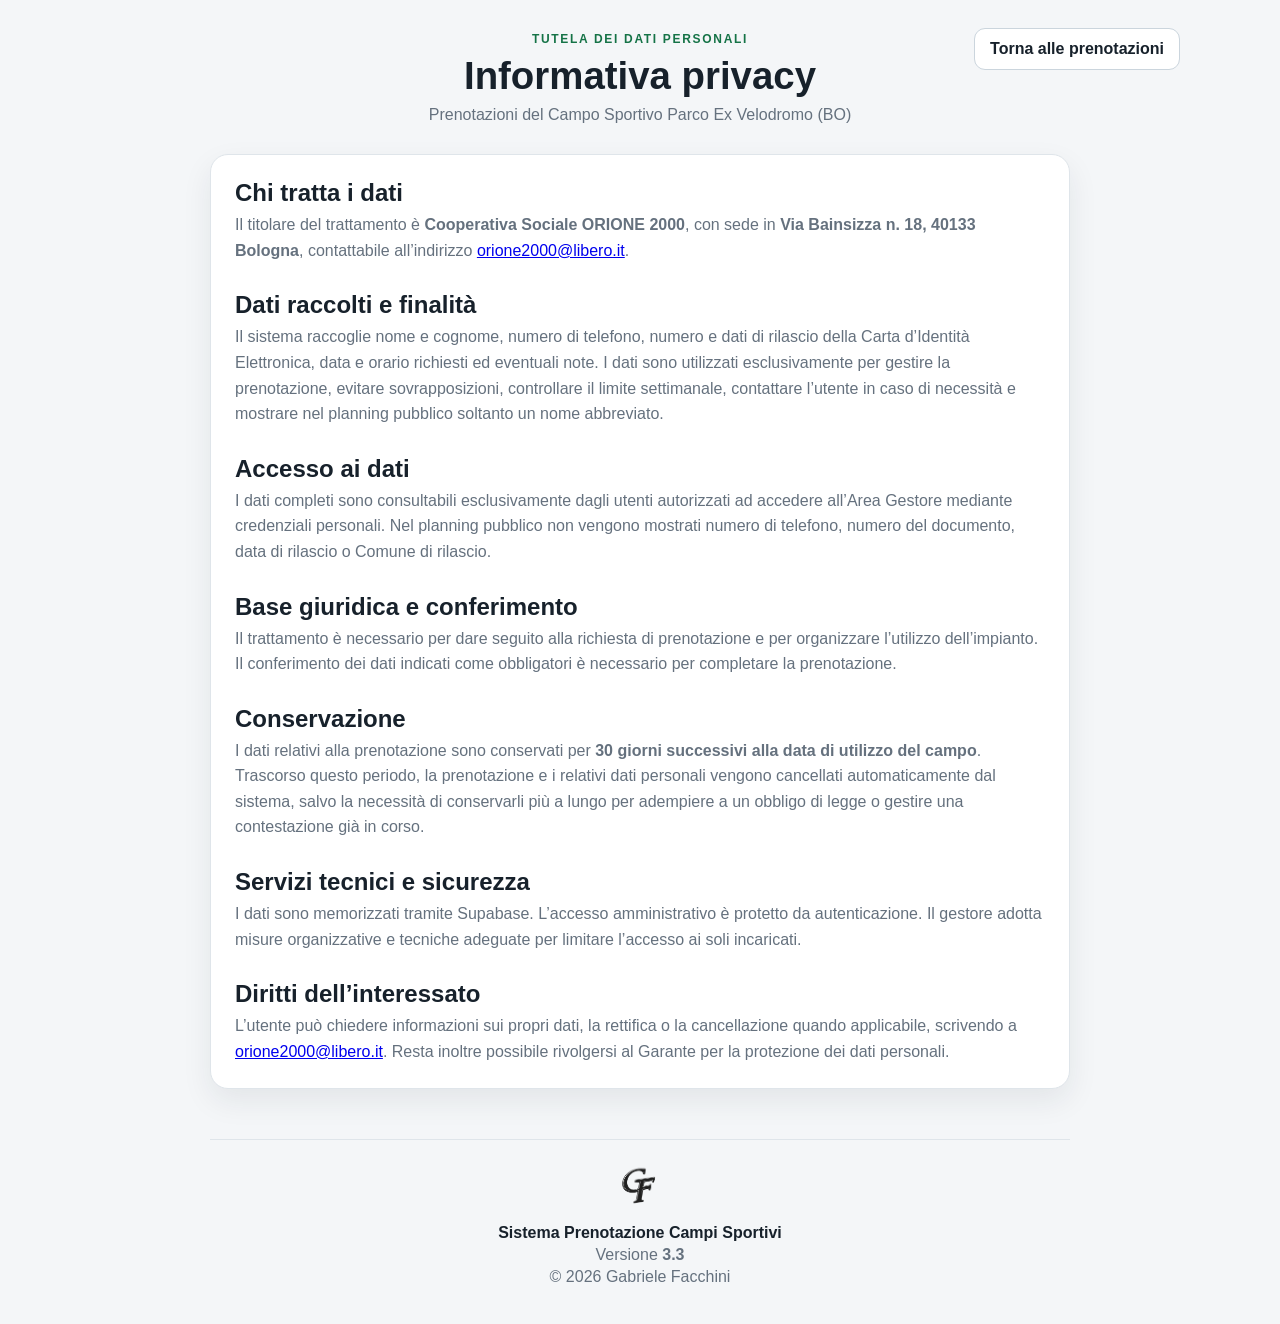
<file: privacy.html>
<!doctype html>
<html lang="it">
<head>
  <meta charset="utf-8">
  <meta name="viewport" content="width=device-width,initial-scale=1">
  <title>Informativa privacy - Parco Ex Velodromo</title>
  <link rel="stylesheet" href="./css/style.css?v=9">
</head>
<body>
  <header class="site-header public-header privacy-header">
    <div>
      <span class="eyebrow">Tutela dei dati personali</span>
      <h1>Informativa privacy</h1>
      <p>Prenotazioni del Campo Sportivo Parco Ex Velodromo (BO)</p>
    </div>
    <a class="link-button" href="./index.html">Torna alle prenotazioni</a>
  </header>
  <main class="page privacy-page">
    <section class="panel privacy-content">
      <h2>Chi tratta i dati</h2>
      <p>Il titolare del trattamento è <strong>Cooperativa Sociale ORIONE 2000</strong>, con sede in <strong>Via Bainsizza n. 18, 40133 Bologna</strong>, contattabile all’indirizzo <a href="mailto:orione2000@libero.it">orione2000@libero.it</a>.</p>

      <h2>Dati raccolti e finalità</h2>
      <p>Il sistema raccoglie nome e cognome, numero di telefono, numero e dati di rilascio della Carta d’Identità Elettronica, data e orario richiesti ed eventuali note. I dati sono utilizzati esclusivamente per gestire la prenotazione, evitare sovrapposizioni, controllare il limite settimanale, contattare l’utente in caso di necessità e mostrare nel planning pubblico soltanto un nome abbreviato.</p>

      <h2>Accesso ai dati</h2>
      <p>I dati completi sono consultabili esclusivamente dagli utenti autorizzati ad accedere all’Area Gestore mediante credenziali personali. Nel planning pubblico non vengono mostrati numero di telefono, numero del documento, data di rilascio o Comune di rilascio.</p>

      <h2>Base giuridica e conferimento</h2>
      <p>Il trattamento è necessario per dare seguito alla richiesta di prenotazione e per organizzare l’utilizzo dell’impianto. Il conferimento dei dati indicati come obbligatori è necessario per completare la prenotazione.</p>

      <h2>Conservazione</h2>
      <p>I dati relativi alla prenotazione sono conservati per <strong>30 giorni successivi alla data di utilizzo del campo</strong>. Trascorso questo periodo, la prenotazione e i relativi dati personali vengono cancellati automaticamente dal sistema, salvo la necessità di conservarli più a lungo per adempiere a un obbligo di legge o gestire una contestazione già in corso.</p>

      <h2>Servizi tecnici e sicurezza</h2>
      <p>I dati sono memorizzati tramite Supabase. L’accesso amministrativo è protetto da autenticazione. Il gestore adotta misure organizzative e tecniche adeguate per limitare l’accesso ai soli incaricati.</p>

      <h2>Diritti dell’interessato</h2>
      <p>L’utente può chiedere informazioni sui propri dati, la rettifica o la cancellazione quando applicabile, scrivendo a <a href="mailto:orione2000@libero.it">orione2000@libero.it</a>. Resta inoltre possibile rivolgersi al Garante per la protezione dei dati personali.</p>

    </section>
  </main>
  <footer class="site-footer">
    <div class="footer-signature" aria-label="Firma del progetto">
      <img src="./assets/gf-logo.png" alt="Logo GF" class="gf-logo">
      <p class="footer-product">Sistema Prenotazione Campi Sportivi</p>
      <p>Versione <strong data-app-version>3.3</strong></p>
      <p>© 2026 Gabriele Facchini</p>
    </div>
  </footer>
  <script src="./js/config.js"></script>
  <script src="./js/footer.js?v=1"></script>
</body>
</html>
</file>
<file: css/style.css>
:root {
  --bg: #f4f6f8;
  --panel: #ffffff;
  --text: #17212b;
  --muted: #65717e;
  --line: #dfe5ea;
  --accent: #157347;
  --accent-dark: #0f5a37;
  --danger: #b42318;
  --warning-bg: #fff7e6;
  --success-bg: #eaf8f0;
  --error-bg: #fff0ef;
  --shadow: 0 12px 30px rgba(25, 40, 55, .08);
}

* { box-sizing: border-box; }

body {
  margin: 0;
  font-family: Arial, Helvetica, sans-serif;
  color: var(--text);
  background: var(--bg);
}

.site-header {
  max-width: 1120px;
  margin: 0 auto;
  padding: 32px 20px 18px;
  display: flex;
  gap: 24px;
  justify-content: space-between;
  align-items: flex-start;
}

.site-header h1 { margin: 6px 0 8px; }
.site-header p { margin: 0; color: var(--muted); }

.eyebrow {
  text-transform: uppercase;
  letter-spacing: .12em;
  font-size: 12px;
  font-weight: 700;
  color: var(--accent);
}

.page {
  max-width: 900px;
  margin: 0 auto;
  padding: 12px 20px 40px;
  display: grid;
  gap: 20px;
}

.admin-page { max-width: 1180px; }

.panel {
  background: var(--panel);
  border: 1px solid var(--line);
  border-radius: 18px;
  padding: 24px;
  box-shadow: var(--shadow);
}

.narrow { max-width: 480px; margin: 0 auto; width: 100%; }

.step-title {
  display: flex;
  align-items: flex-start;
  gap: 14px;
  margin-bottom: 22px;
}

.step-title h2, .panel h2 { margin: 0 0 5px; }
.step-title p, .panel p { margin: 0; color: var(--muted); }

.step-number {
  width: 34px;
  height: 34px;
  border-radius: 50%;
  display: grid;
  place-items: center;
  background: var(--accent);
  color: white;
  font-weight: 700;
  flex: 0 0 auto;
}

.grid {
  display: grid;
  gap: 16px;
  margin-bottom: 16px;
}

.grid.two { grid-template-columns: repeat(2, minmax(0, 1fr)); }
.grid.three { grid-template-columns: repeat(3, minmax(0, 1fr)); }

label {
  display: grid;
  gap: 7px;
  font-weight: 700;
  font-size: 14px;
  margin-bottom: 16px;
}

input, select, textarea {
  width: 100%;
  border: 1px solid #cfd7df;
  border-radius: 11px;
  padding: 12px 13px;
  font: inherit;
  color: var(--text);
  background: white;
}

input:focus, select:focus, textarea:focus {
  outline: 3px solid rgba(21, 115, 71, .15);
  border-color: var(--accent);
}

button, .link-button {
  border-radius: 11px;
  padding: 11px 15px;
  font: inherit;
  font-weight: 700;
  cursor: pointer;
  text-decoration: none;
  display: inline-flex;
  justify-content: center;
  align-items: center;
}

button:disabled { opacity: .55; cursor: not-allowed; }

.primary {
  border: 1px solid var(--accent);
  background: var(--accent);
  color: white;
}

.primary:hover { background: var(--accent-dark); }
.secondary, .link-button {
  border: 1px solid #cbd5dd;
  background: white;
  color: var(--text);
}
.danger-outline {
  border: 1px solid var(--danger);
  color: var(--danger);
  background: white;
}
.full { width: 100%; }

.slots-header, .table-header, .actions {
  display: flex;
  justify-content: space-between;
  gap: 12px;
  align-items: center;
}

.slots {
  display: grid;
  grid-template-columns: repeat(4, minmax(0, 1fr));
  gap: 10px;
  margin-top: 14px;
}

.slot {
  border: 1px solid #cad4dc;
  background: white;
  color: var(--text);
}

.slot.selected {
  border-color: var(--accent);
  background: var(--accent);
  color: white;
}

.slot.occupied {
  background: #edf0f2;
  color: #8b949d;
  text-decoration: line-through;
}

.selected-slot {
  margin-top: 14px !important;
  font-weight: 700;
}

.check-row {
  grid-template-columns: auto 1fr;
  align-items: start;
  font-weight: 400;
}
.check-row input { width: auto; margin-top: 3px; }

.message {
  display: none;
  margin-top: 14px;
  border-radius: 11px;
  padding: 12px 14px;
}

.message.show { display: block; }
.message.success { background: var(--success-bg); color: #0b5b32; }
.message.error { background: var(--error-bg); color: #8d1d16; }
.message.warning { background: var(--warning-bg); color: #7a4a00; }

.hidden { display: none !important; }

.metrics {
  display: grid;
  grid-template-columns: repeat(3, minmax(0,1fr));
  gap: 14px;
}

.metric {
  background: white;
  border: 1px solid var(--line);
  border-radius: 16px;
  padding: 18px;
}
.metric span { display: block; color: var(--muted); margin-bottom: 7px; }
.metric strong { font-size: 28px; }

.toolbar .actions { justify-content: flex-end; }

.table-wrap { overflow-x: auto; margin-top: 18px; }
table { width: 100%; border-collapse: collapse; min-width: 900px; }
th, td {
  text-align: left;
  padding: 12px 10px;
  border-bottom: 1px solid var(--line);
  vertical-align: top;
}
th { font-size: 13px; color: var(--muted); }
.status {
  display: inline-block;
  border-radius: 999px;
  padding: 5px 9px;
  font-size: 12px;
  font-weight: 700;
}
.status.confermata { background: var(--success-bg); color: #0b5b32; }
.status.annullata { background: var(--error-bg); color: #8d1d16; }

.mini-button {
  padding: 7px 9px;
  border: 1px solid #cbd5dd;
  background: white;
  font-size: 13px;
}


@media (max-width: 720px) {
  .site-header { flex-direction: column; }
  .grid.two, .grid.three, .metrics { grid-template-columns: 1fr; }
  .slots { grid-template-columns: repeat(3, minmax(0, 1fr)); }
  .panel { padding: 18px; }
}

@media (max-width: 430px) {
  .slots { grid-template-columns: repeat(2, minmax(0, 1fr)); }
}

/* Planning giornaliero */
.slot {
  min-height: 92px;
  padding: 12px 10px;
  display: flex;
  flex-direction: column;
  gap: 5px;
  text-align: center;
  line-height: 1.2;
}

.slot-time {
  font-size: 16px;
  font-weight: 800;
}

.slot-status {
  font-size: 12px;
  font-weight: 700;
  text-transform: uppercase;
  letter-spacing: .04em;
}

.slot-customer {
  font-size: 14px;
  font-weight: 800;
  overflow-wrap: anywhere;
}

.slot .available-label {
  color: var(--accent);
}

.slot.occupied {
  background: #fff0ef;
  border-color: #e8b5b0;
  color: var(--danger);
  text-decoration: none;
}

.slot.occupied .slot-time {
  text-decoration: line-through;
}

.slot.past {
  background: #edf0f2;
  border-color: #d7dde2;
  color: #8b949d;
}

.slot.past .slot-time {
  text-decoration: line-through;
}

.slot.selected .available-label {
  color: white;
}

/* Versione 3 */
.hidden { display: none !important; }
.info-panel p { margin: 7px 0; }
.closure-panel { border: 2px solid #c0392b; background: #fff2f0; }
.disabled-area { opacity: .58; pointer-events: none; }
.slot-price { font-size: 11px; font-weight: 700; }
.free-slot .slot-price { color: #217a43; }
.paid-slot .slot-price { color: #8a5a00; }
.paid-slot:not(.occupied):not(.past) { background: #fff9e8; }
.has-request { background: #fff8cf; }
.request-badge { display: inline-block; padding: 4px 8px; border-radius: 999px; background: #ffd95a; font-size: 12px; font-weight: 800; }
.request-text { margin: 7px 0 0; max-width: 260px; white-space: pre-wrap; }
.closure-admin { border-left: 5px solid var(--accent); }
.narrow { max-width: 720px; margin-inline: auto; }
.message a { color: inherit; }
table { min-width: 1250px; }
@media (max-width: 720px) { .grid.three { grid-template-columns: 1fr; } }


/* V3 - intestazione pubblica centrata */
.public-header {
  position: relative;
  display: block;
  max-width: 1120px;
  margin: 0 auto;
  padding: 32px 140px 18px;
  text-align: center;
}

.public-header > div {
  width: 100%;
}

.public-header .eyebrow {
  display: block;
  text-align: center;
  letter-spacing: .14em;
}

.public-header h1 {
  margin: 8px 0;
  font-size: clamp(1.8rem, 3vw, 2.45rem);
  line-height: 1.15;
}

.public-header p {
  margin: 0;
  text-align: center;
}

.public-header .link-button {
  position: absolute;
  top: 28px;
  right: 20px;
}

@media (max-width: 720px) {
  .public-header {
    padding: 24px 20px 14px;
  }

  .public-header .link-button {
    position: static;
    margin-top: 16px;
  }
}

/* V3.1 - intestazione Area Gestore centrata anche su desktop */
.centered-header {
  position: relative;
  display: block;
  max-width: 1120px;
  margin: 0 auto 24px;
  padding: 32px 140px 18px;
  text-align: center;
}

.centered-header .eyebrow {
  display: block;
  text-align: center;
}

.centered-header h1 {
  margin: 8px 0;
  font-size: clamp(1.8rem, 3vw, 2.45rem);
  line-height: 1.15;
}

.centered-header p {
  margin: 0;
  text-align: center;
}

.header-action {
  position: absolute;
  top: 28px;
  right: 20px;
}

@media (max-width: 768px) {
  .centered-header {
    padding: 24px 20px 14px;
  }

  .header-action {
    position: static;
    display: inline-flex;
    margin-bottom: 16px;
  }
}


/* V3.2 - verifica dati documento */
.field-help {
  display: block;
  margin-top: 1px;
  color: var(--muted);
  font-size: 12px;
  font-weight: 400;
  line-height: 1.35;
}
.field-help.field-error { color: var(--danger); font-weight: 700; }
input:invalid:not(:placeholder-shown) { border-color: #d98b84; }

/* V3.2.2 - Area Gestore, CIE e privacy */
.admin-page { max-width: 1180px; }
.admin-filters {
  display: grid;
  grid-template-columns: minmax(220px, 2fr) repeat(5, minmax(130px, 1fr));
  gap: 12px;
  margin-top: 20px;
}
.admin-filters label { margin-bottom: 0; }
.admin-filter-actions { display: flex; gap: 10px; flex-wrap: wrap; margin-top: 14px; }
.centered-header { min-height: 142px; }
.centered-header .header-action { z-index: 2; }
.privacy-content h2 { margin-top: 28px; }
.privacy-content h2:first-child { margin-top: 0; }
.privacy-content p { line-height: 1.6; }
.privacy-note { margin-top: 28px !important; padding: 14px; border-radius: 11px; background: var(--warning-bg); }
.check-row a { color: var(--accent-dark); }
@media (max-width: 1050px) {
  .admin-filters { grid-template-columns: repeat(3, minmax(0, 1fr)); }
}
@media (max-width: 720px) {
  .admin-filters { grid-template-columns: 1fr; }
  .centered-header { min-height: auto; }
}


/* V3.2.3 - correzione intestazione gestore e consenso privacy */
.centered-header {
  min-height: 0;
  padding: 32px 20px 18px;
}
.centered-header .header-action {
  position: static;
}
.header-actions-row {
  display: flex;
  justify-content: center;
  margin-top: 16px;
}
.privacy-consent-box {
  margin: 18px 0;
  padding: 16px;
  border: 2px solid var(--accent);
  border-radius: 12px;
  background: #f1faf5;
}
.privacy-consent-title {
  margin-bottom: 10px;
  font-size: 15px;
  font-weight: 800;
  color: var(--accent-dark);
}
.privacy-check {
  margin-bottom: 8px;
}
.privacy-check span {
  line-height: 1.45;
}
.privacy-check a {
  color: var(--accent-dark);
  font-weight: 800;
}
.privacy-access-note {
  margin: 8px 0 0 !important;
  padding-left: 25px;
  color: var(--muted);
  font-size: 12px;
  line-height: 1.4;
}
@media (max-width: 720px) {
  .centered-header { padding: 24px 20px 14px; }
  .header-actions-row { margin-top: 14px; }
  .privacy-consent-box { padding: 14px; }
  .privacy-access-note { padding-left: 0; }
}


/* V3.2.4 - filtri Area Gestore */
.admin-filters {
  display: grid;
  grid-template-columns: minmax(220px, 1.6fr) repeat(5, minmax(130px, 1fr));
  gap: 12px;
  margin-top: 16px;
  align-items: end;
}
.admin-filters label { margin-bottom: 0; }
.admin-filter-actions {
  display: flex;
  gap: 10px;
  flex-wrap: wrap;
  margin-top: 16px;
}
@media (max-width: 1100px) {
  .admin-filters { grid-template-columns: repeat(3, minmax(0, 1fr)); }
  .filter-search { grid-column: span 3; }
}
@media (max-width: 720px) {
  .admin-filters { grid-template-columns: 1fr; }
  .filter-search { grid-column: auto; }
}


/* V3.3 - autocomplete Comuni mobile e cancellazione manuale */
.municipality-field { position: relative; }
.municipality-suggestions {
  position: absolute;
  z-index: 50;
  top: calc(100% - 20px);
  left: 0;
  right: 0;
  max-height: 260px;
  overflow-y: auto;
  overscroll-behavior: contain;
  border: 1px solid #b9c6cf;
  border-radius: 11px;
  background: white;
  box-shadow: 0 14px 30px rgba(25, 40, 55, .18);
}
.municipality-option {
  display: block;
  width: 100%;
  padding: 13px 14px;
  border: 0;
  border-bottom: 1px solid var(--line);
  border-radius: 0;
  background: white;
  color: var(--text);
  text-align: left;
  font-weight: 600;
}
.municipality-option:last-child { border-bottom: 0; }
.municipality-option:hover,
.municipality-option:focus { background: #edf8f2; outline: none; }
.municipality-empty { padding: 13px 14px; color: var(--muted); font-weight: 400; }
.row-actions { display: flex; flex-direction: column; gap: 7px; align-items: stretch; }
.delete-booking { border-color: var(--danger); color: var(--danger); }
.delete-booking:hover { background: var(--error-bg); }
@media (max-width: 720px) {
  .municipality-suggestions { max-height: 220px; }
  .municipality-option { min-height: 48px; font-size: 16px; }
}

/* Firma GF e versione applicazione */
.site-footer {
  max-width: 900px;
  margin: 10px auto 0;
  padding: 0 20px 34px;
  color: var(--muted);
  text-align: center;
}

.footer-contact {
  margin-bottom: 22px;
}

.footer-contact p,
.footer-signature p {
  margin: 4px 0;
}

.footer-signature {
  border-top: 1px solid var(--line);
  padding-top: 20px;
}

.gf-logo {
  display: block;
  width: 56px;
  height: 56px;
  object-fit: contain;
  margin: 0 auto 8px;
  opacity: .88;
}

.footer-product {
  color: var(--text);
  font-weight: 700;
}

@media (max-width: 720px) {
  .gf-logo {
    width: 46px;
    height: 46px;
  }
}
</file>
